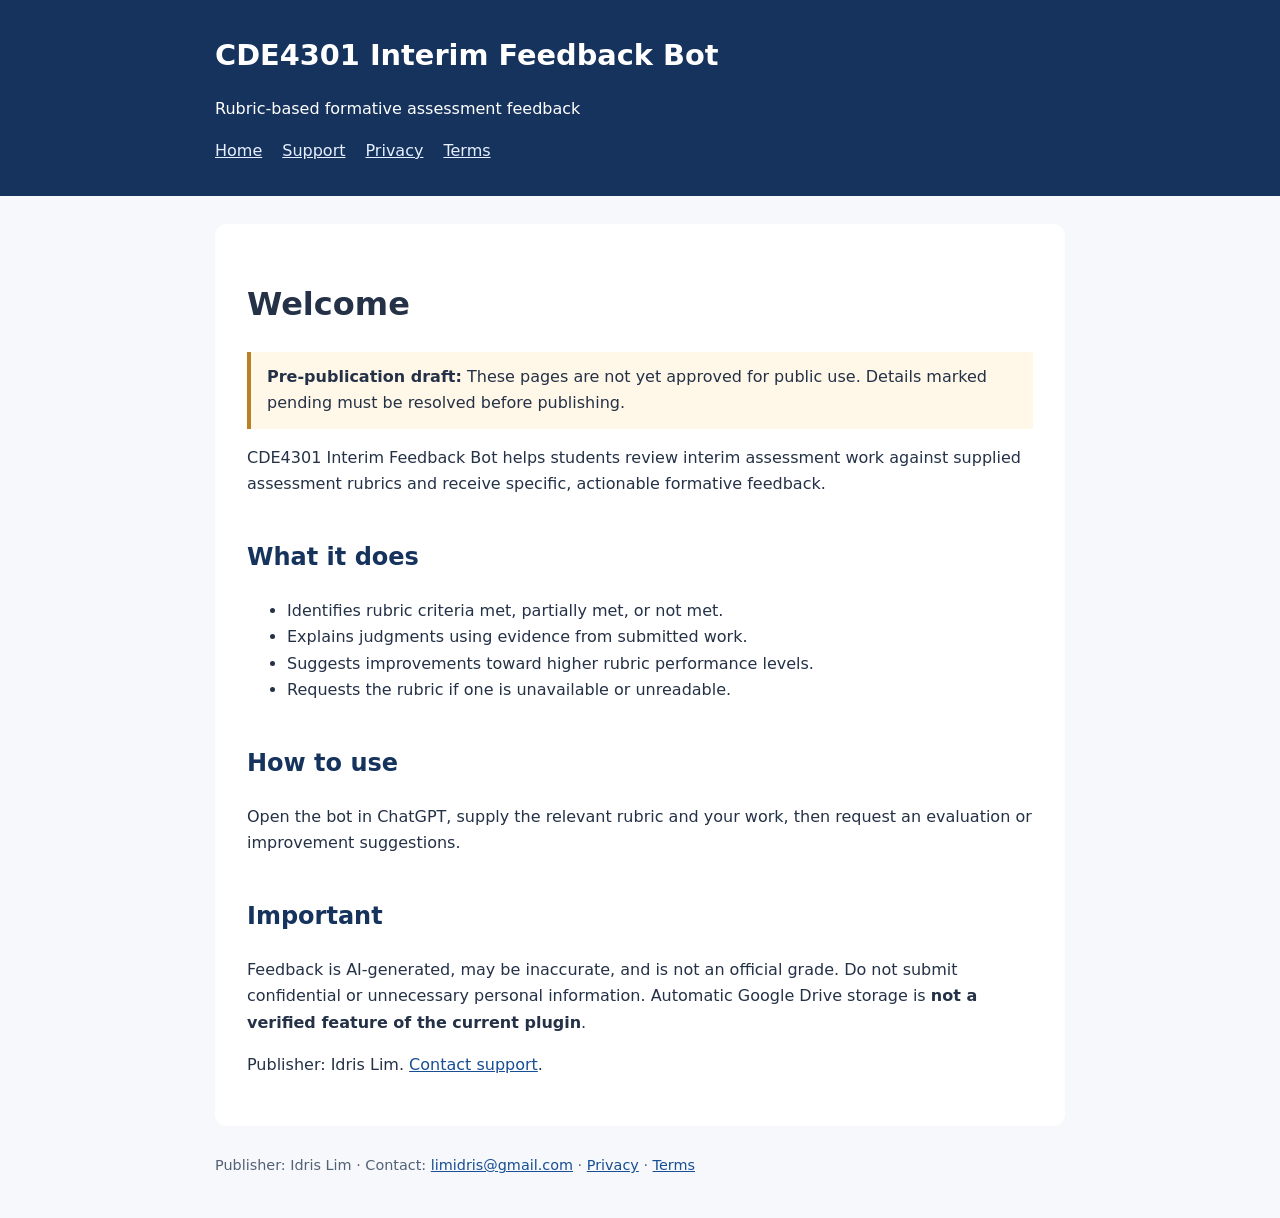
<file: index.html>
<!doctype html><html lang="en"><head><meta charset="utf-8"><meta name="viewport" content="width=device-width,initial-scale=1"><title>Welcome | CDE4301 Interim Feedback Bot</title><link rel="stylesheet" href="style.css"></head><body><header><h1>CDE4301 Interim Feedback Bot</h1><p>Rubric-based formative assessment feedback</p><nav><a href="index.html">Home</a><a href="support.html">Support</a><a href="privacy.html">Privacy</a><a href="terms.html">Terms</a></nav></header><main><h1>Welcome</h1><p class="notice"><strong>Pre-publication draft:</strong> These pages are not yet approved for public use. Details marked pending must be resolved before publishing.</p><p>CDE4301 Interim Feedback Bot helps students review interim assessment work against supplied assessment rubrics and receive specific, actionable formative feedback.</p><h2>What it does</h2><ul><li>Identifies rubric criteria met, partially met, or not met.</li><li>Explains judgments using evidence from submitted work.</li><li>Suggests improvements toward higher rubric performance levels.</li><li>Requests the rubric if one is unavailable or unreadable.</li></ul><h2>How to use</h2><p>Open the bot in ChatGPT, supply the relevant rubric and your work, then request an evaluation or improvement suggestions.</p><h2>Important</h2><p>Feedback is AI-generated, may be inaccurate, and is not an official grade. Do not submit confidential or unnecessary personal information. Automatic Google Drive storage is <strong>not a verified feature of the current plugin</strong>.</p><p>Publisher: Idris Lim. <a href="support.html">Contact support</a>.</p></main><footer>Publisher: Idris Lim · Contact: <a href="mailto:limidris@gmail.com">limidris@gmail.com</a> · <a href="privacy.html">Privacy</a> · <a href="terms.html">Terms</a></footer></body></html>
</file>
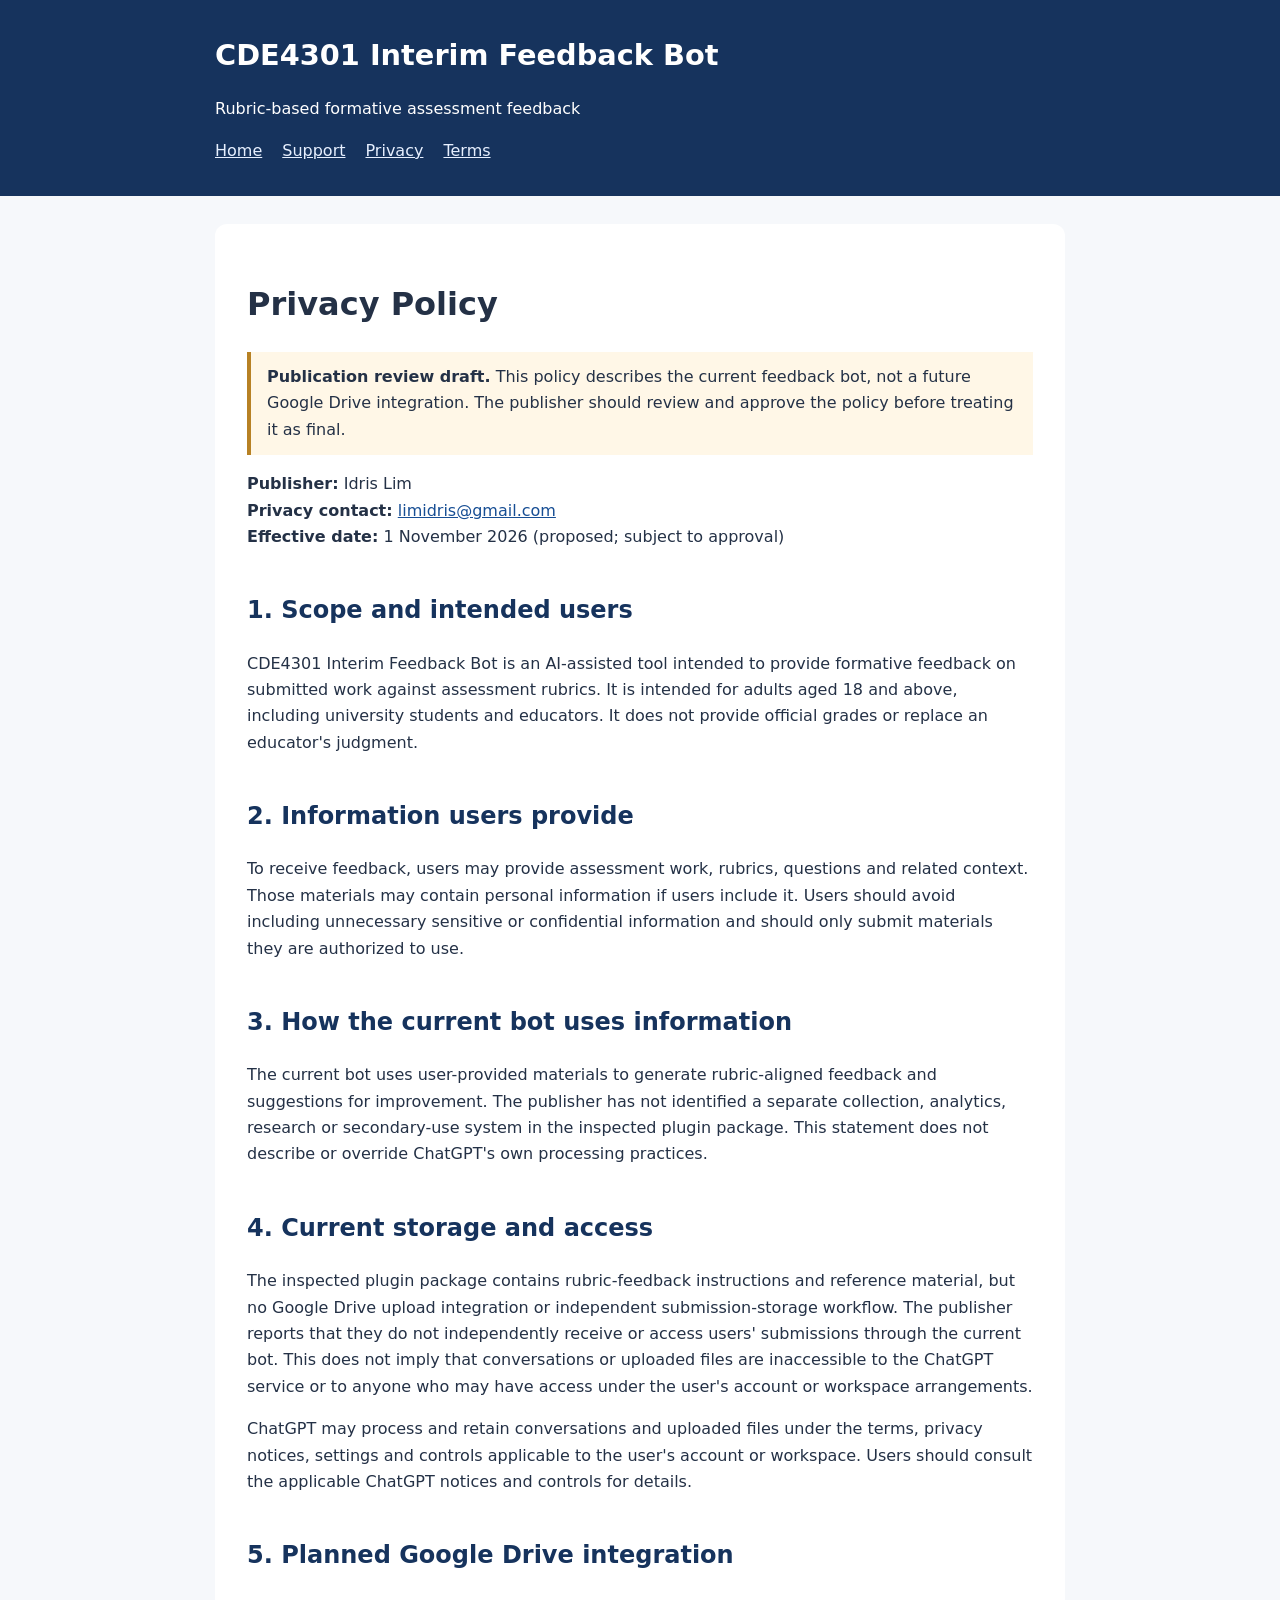
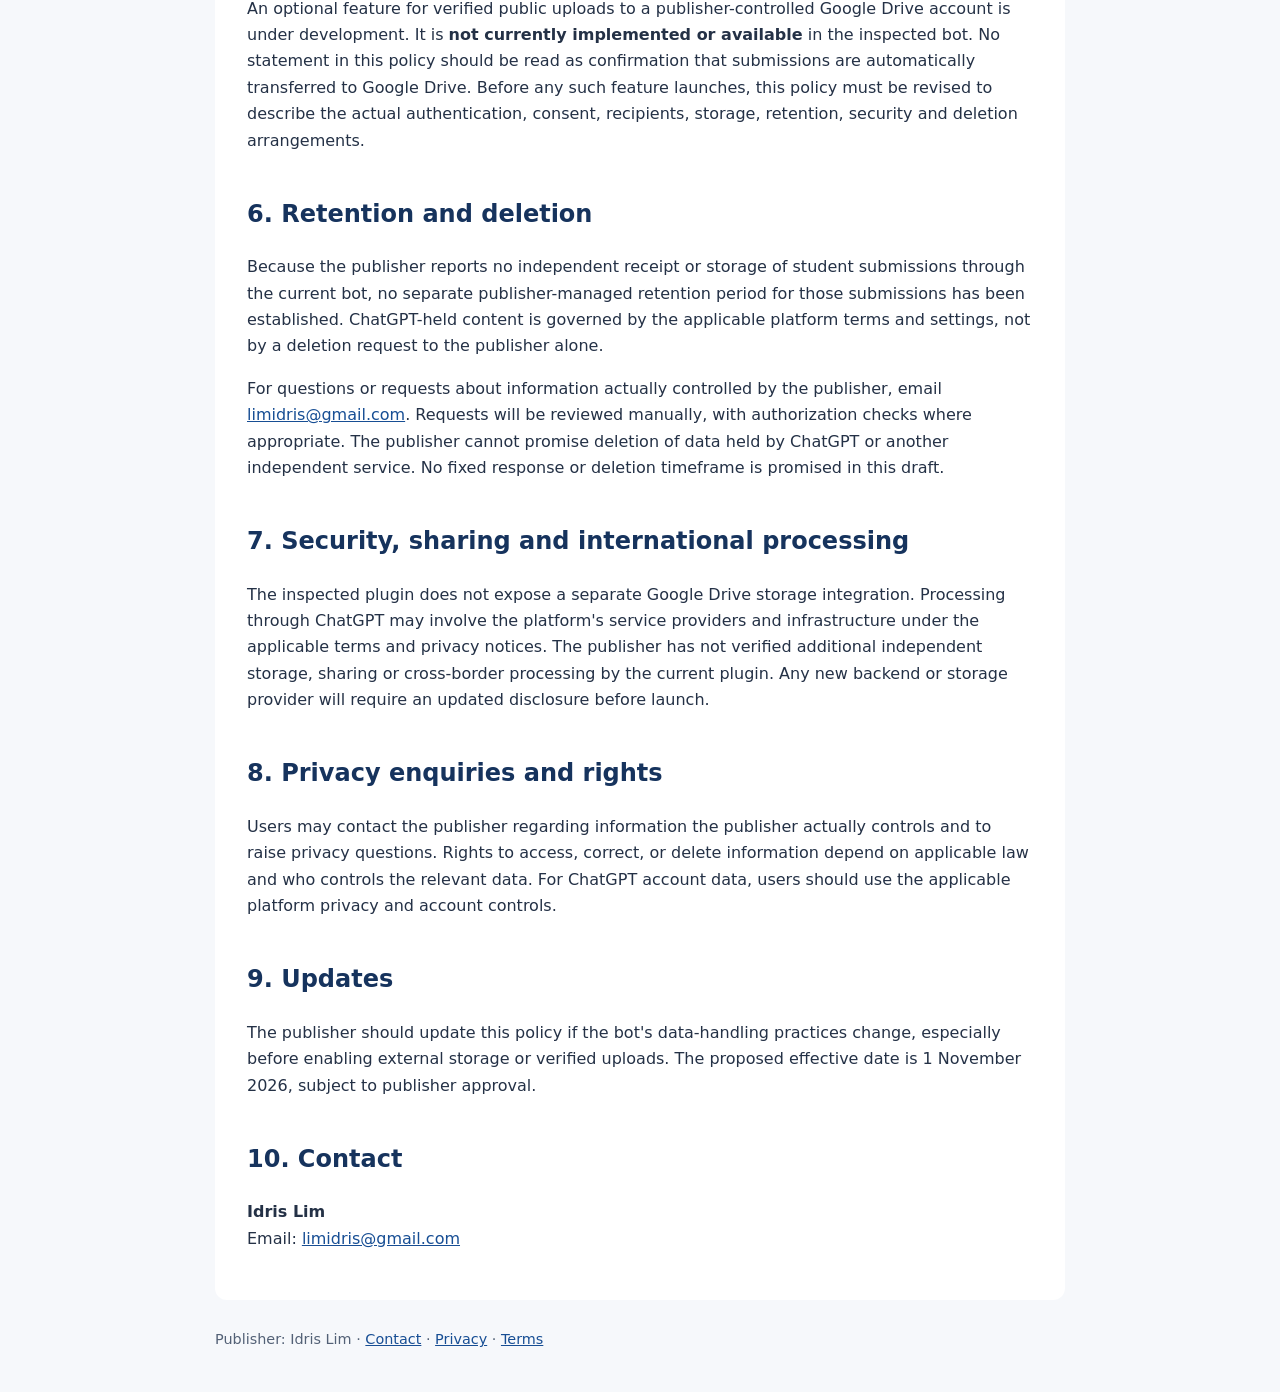
<file: privacy (1).html>
<!doctype html>
<html lang="en">
<head>
<meta charset="utf-8">
<meta name="viewport" content="width=device-width, initial-scale=1">
<title>Privacy Policy | CDE4301 Interim Feedback Bot</title>
<link rel="stylesheet" href="style.css">
</head>
<body>
<header>
<h1>CDE4301 Interim Feedback Bot</h1>
<p>Rubric-based formative assessment feedback</p>
<nav aria-label="Main navigation"><a href="index.html">Home</a> <a href="support.html">Support</a> <a href="privacy.html" aria-current="page">Privacy</a> <a href="terms.html">Terms</a></nav>
</header>
<main>
<h1>Privacy Policy</h1>
<p class="notice"><strong>Publication review draft.</strong> This policy describes the current feedback bot, not a future Google Drive integration. The publisher should review and approve the policy before treating it as final.</p>
<p><strong>Publisher:</strong> Idris Lim<br><strong>Privacy contact:</strong> <a href="mailto:limidris@gmail.com">limidris@gmail.com</a><br><strong>Effective date:</strong> 1 November 2026 (proposed; subject to approval)</p>
<h2>1. Scope and intended users</h2>
<p>CDE4301 Interim Feedback Bot is an AI-assisted tool intended to provide formative feedback on submitted work against assessment rubrics. It is intended for adults aged 18 and above, including university students and educators. It does not provide official grades or replace an educator's judgment.</p>
<h2>2. Information users provide</h2>
<p>To receive feedback, users may provide assessment work, rubrics, questions and related context. Those materials may contain personal information if users include it. Users should avoid including unnecessary sensitive or confidential information and should only submit materials they are authorized to use.</p>
<h2>3. How the current bot uses information</h2>
<p>The current bot uses user-provided materials to generate rubric-aligned feedback and suggestions for improvement. The publisher has not identified a separate collection, analytics, research or secondary-use system in the inspected plugin package. This statement does not describe or override ChatGPT's own processing practices.</p>
<h2>4. Current storage and access</h2>
<p>The inspected plugin package contains rubric-feedback instructions and reference material, but no Google Drive upload integration or independent submission-storage workflow. The publisher reports that they do not independently receive or access users' submissions through the current bot. This does not imply that conversations or uploaded files are inaccessible to the ChatGPT service or to anyone who may have access under the user's account or workspace arrangements.</p>
<p>ChatGPT may process and retain conversations and uploaded files under the terms, privacy notices, settings and controls applicable to the user's account or workspace. Users should consult the applicable ChatGPT notices and controls for details.</p>
<h2>5. Planned Google Drive integration</h2>
<p>An optional feature for verified public uploads to a publisher-controlled Google Drive account is under development. It is <strong>not currently implemented or available</strong> in the inspected bot. No statement in this policy should be read as confirmation that submissions are automatically transferred to Google Drive. Before any such feature launches, this policy must be revised to describe the actual authentication, consent, recipients, storage, retention, security and deletion arrangements.</p>
<h2>6. Retention and deletion</h2>
<p>Because the publisher reports no independent receipt or storage of student submissions through the current bot, no separate publisher-managed retention period for those submissions has been established. ChatGPT-held content is governed by the applicable platform terms and settings, not by a deletion request to the publisher alone.</p>
<p>For questions or requests about information actually controlled by the publisher, email <a href="mailto:limidris@gmail.com">limidris@gmail.com</a>. Requests will be reviewed manually, with authorization checks where appropriate. The publisher cannot promise deletion of data held by ChatGPT or another independent service. No fixed response or deletion timeframe is promised in this draft.</p>
<h2>7. Security, sharing and international processing</h2>
<p>The inspected plugin does not expose a separate Google Drive storage integration. Processing through ChatGPT may involve the platform's service providers and infrastructure under the applicable terms and privacy notices. The publisher has not verified additional independent storage, sharing or cross-border processing by the current plugin. Any new backend or storage provider will require an updated disclosure before launch.</p>
<h2>8. Privacy enquiries and rights</h2>
<p>Users may contact the publisher regarding information the publisher actually controls and to raise privacy questions. Rights to access, correct, or delete information depend on applicable law and who controls the relevant data. For ChatGPT account data, users should use the applicable platform privacy and account controls.</p>
<h2>9. Updates</h2>
<p>The publisher should update this policy if the bot's data-handling practices change, especially before enabling external storage or verified uploads. The proposed effective date is 1 November 2026, subject to publisher approval.</p>
<h2>10. Contact</h2>
<p><strong>Idris Lim</strong><br>Email: <a href="mailto:limidris@gmail.com">limidris@gmail.com</a></p>
</main>
<footer>Publisher: Idris Lim · <a href="mailto:limidris@gmail.com">Contact</a> · <a href="privacy.html">Privacy</a> · <a href="terms.html">Terms</a></footer>
</body>
</html>
</file>
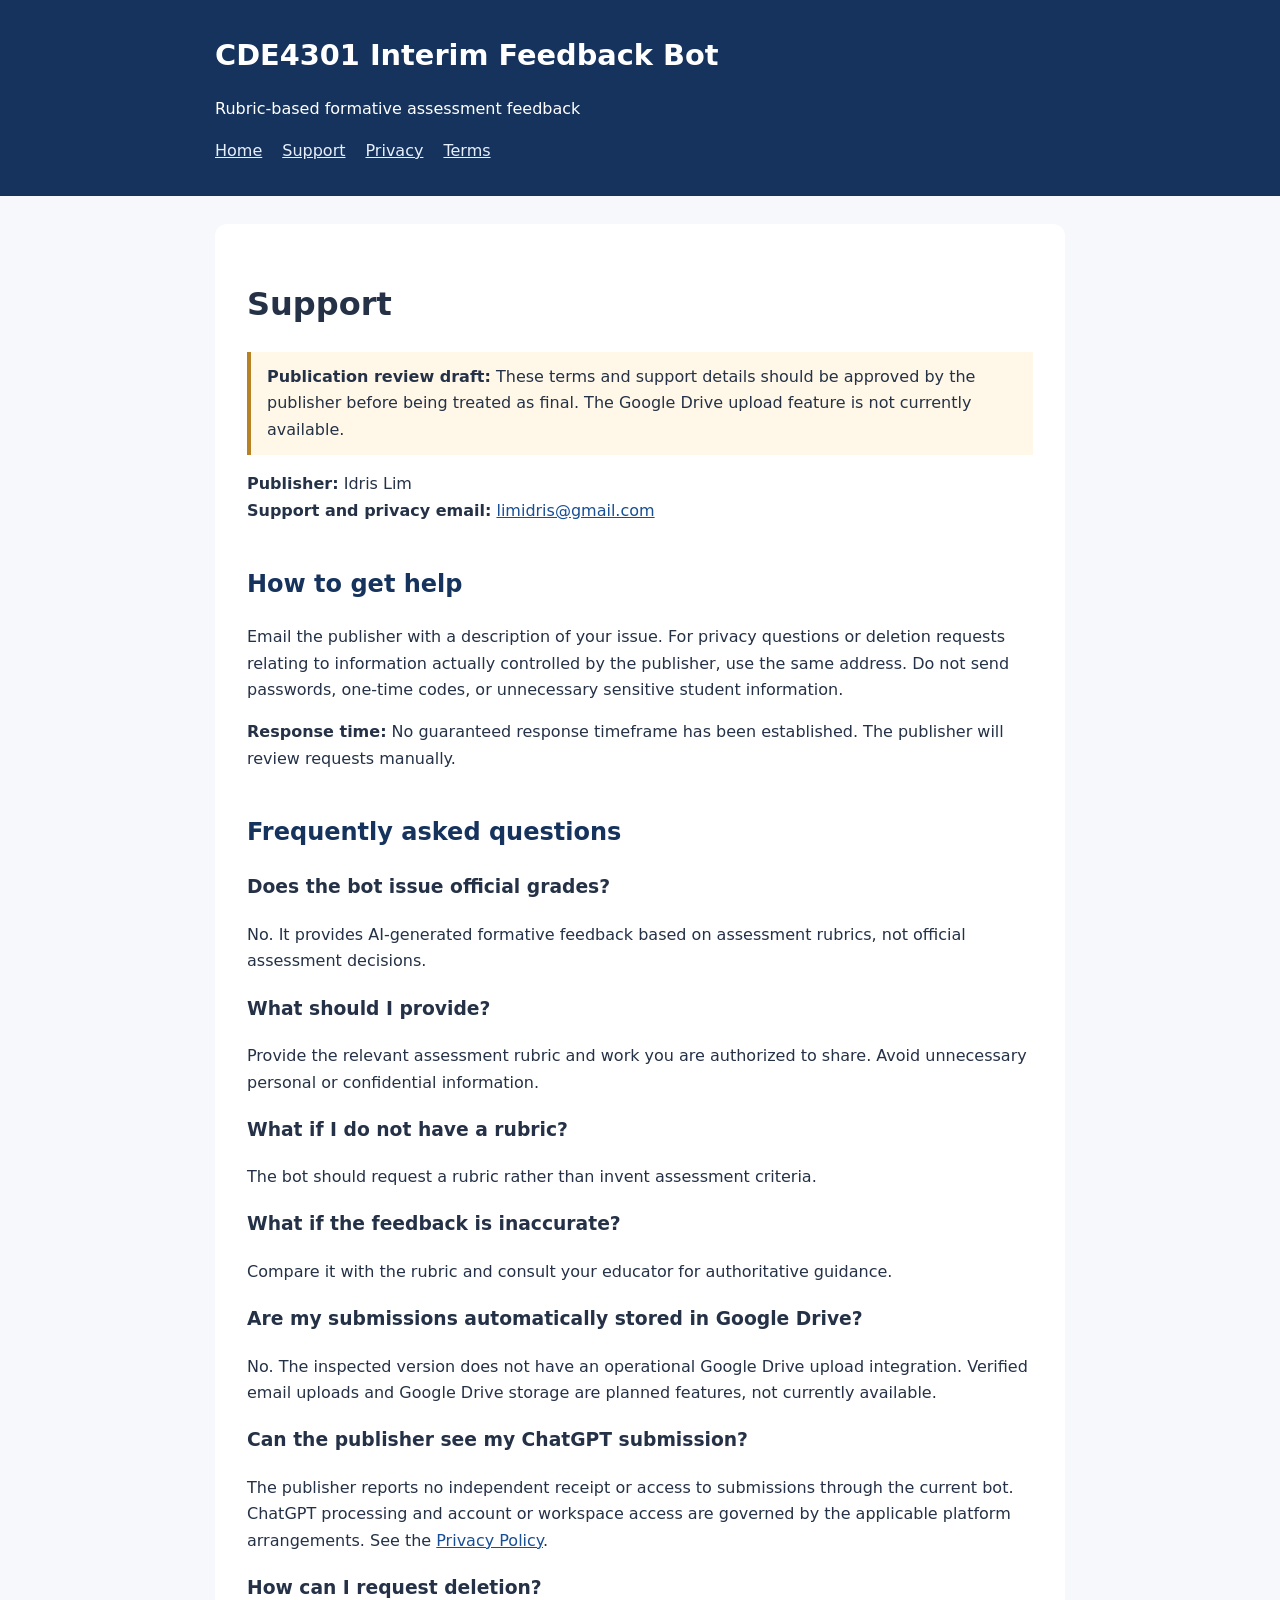
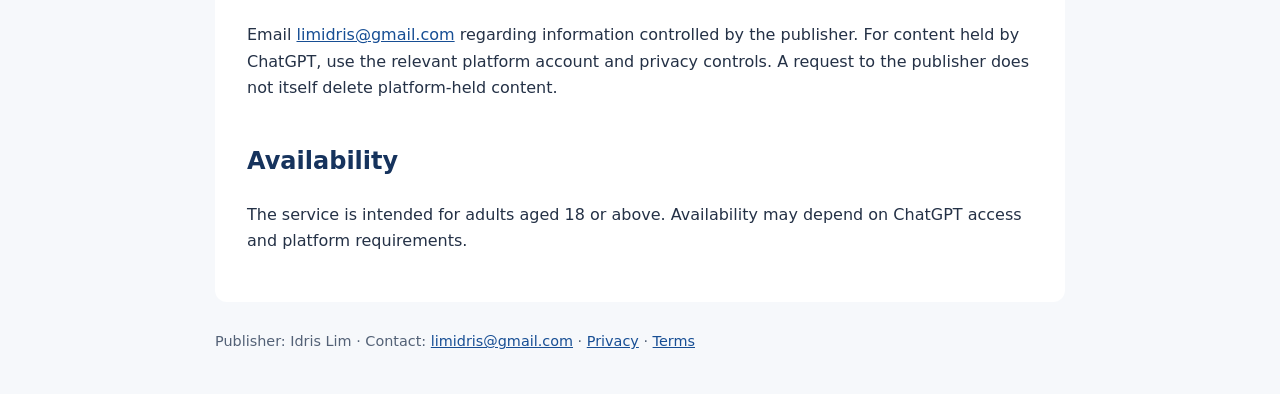
<file: support.html>
<!doctype html>
<html lang="en">
<head>
<meta charset="utf-8">
<meta name="viewport" content="width=device-width, initial-scale=1">
<title>Support | CDE4301 Interim Feedback Bot</title>
<link rel="stylesheet" href="style.css">
</head>
<body>
<header><h1>CDE4301 Interim Feedback Bot</h1><p>Rubric-based formative assessment feedback</p><nav><a href="index.html">Home</a><a href="support.html">Support</a><a href="privacy.html">Privacy</a><a href="terms.html">Terms</a></nav></header>
<main>
<h1>Support</h1>
<p class="notice"><strong>Publication review draft:</strong> These terms and support details should be approved by the publisher before being treated as final. The Google Drive upload feature is not currently available.</p>

<p><strong>Publisher:</strong> Idris Lim<br>
<strong>Support and privacy email:</strong> <a href="mailto:limidris@gmail.com">limidris@gmail.com</a></p>
<h2>How to get help</h2>
<p>Email the publisher with a description of your issue. For privacy questions or deletion requests relating to information actually controlled by the publisher, use the same address. Do not send passwords, one-time codes, or unnecessary sensitive student information.</p>
<p><strong>Response time:</strong> No guaranteed response timeframe has been established. The publisher will review requests manually.</p>
<h2>Frequently asked questions</h2>
<h3>Does the bot issue official grades?</h3>
<p>No. It provides AI-generated formative feedback based on assessment rubrics, not official assessment decisions.</p>
<h3>What should I provide?</h3>
<p>Provide the relevant assessment rubric and work you are authorized to share. Avoid unnecessary personal or confidential information.</p>
<h3>What if I do not have a rubric?</h3>
<p>The bot should request a rubric rather than invent assessment criteria.</p>
<h3>What if the feedback is inaccurate?</h3>
<p>Compare it with the rubric and consult your educator for authoritative guidance.</p>
<h3>Are my submissions automatically stored in Google Drive?</h3>
<p>No. The inspected version does not have an operational Google Drive upload integration. Verified email uploads and Google Drive storage are planned features, not currently available.</p>
<h3>Can the publisher see my ChatGPT submission?</h3>
<p>The publisher reports no independent receipt or access to submissions through the current bot. ChatGPT processing and account or workspace access are governed by the applicable platform arrangements. See the <a href="privacy.html">Privacy Policy</a>.</p>
<h3>How can I request deletion?</h3>
<p>Email <a href="mailto:limidris@gmail.com">limidris@gmail.com</a> regarding information controlled by the publisher. For content held by ChatGPT, use the relevant platform account and privacy controls. A request to the publisher does not itself delete platform-held content.</p>
<h2>Availability</h2>
<p>The service is intended for adults aged 18 or above. Availability may depend on ChatGPT access and platform requirements.</p>

</main>
<footer>Publisher: Idris Lim · Contact: <a href="mailto:limidris@gmail.com">limidris@gmail.com</a> · <a href="privacy.html">Privacy</a> · <a href="terms.html">Terms</a></footer>
</body>
</html>
</file>
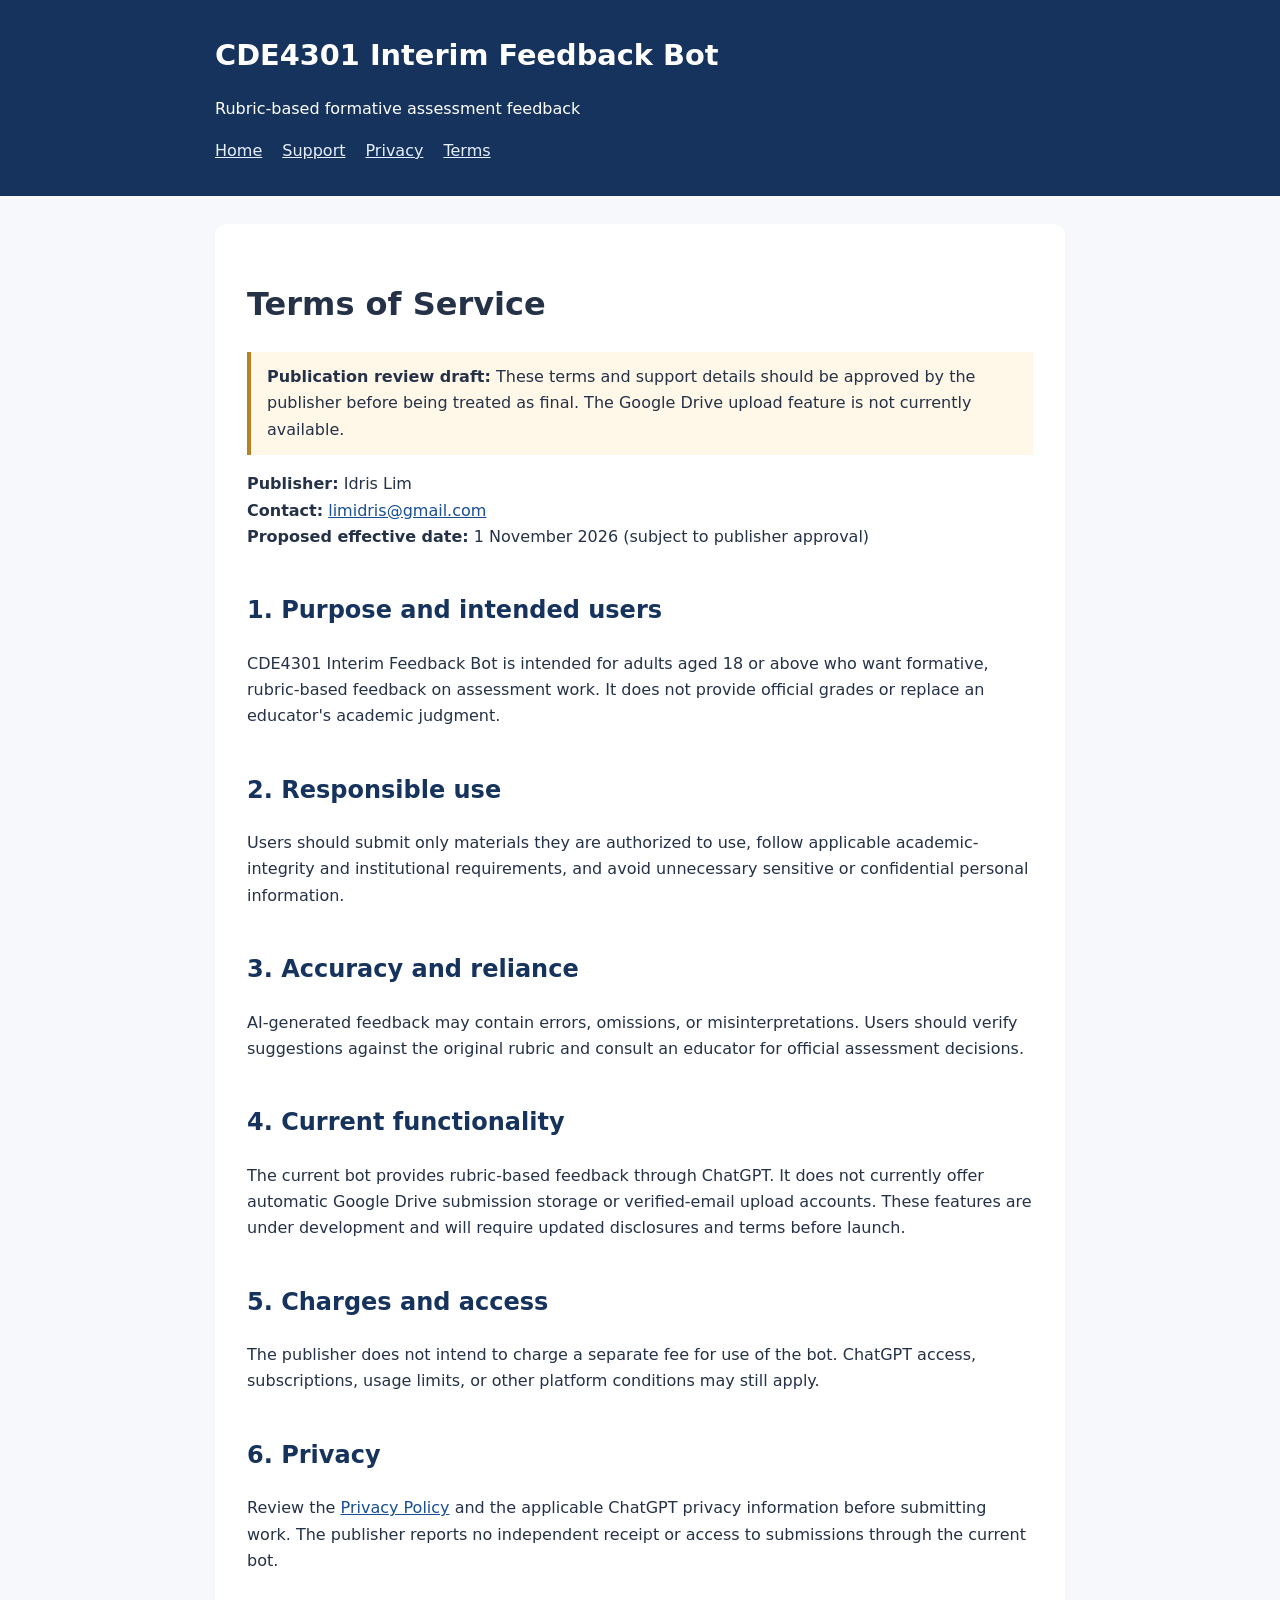
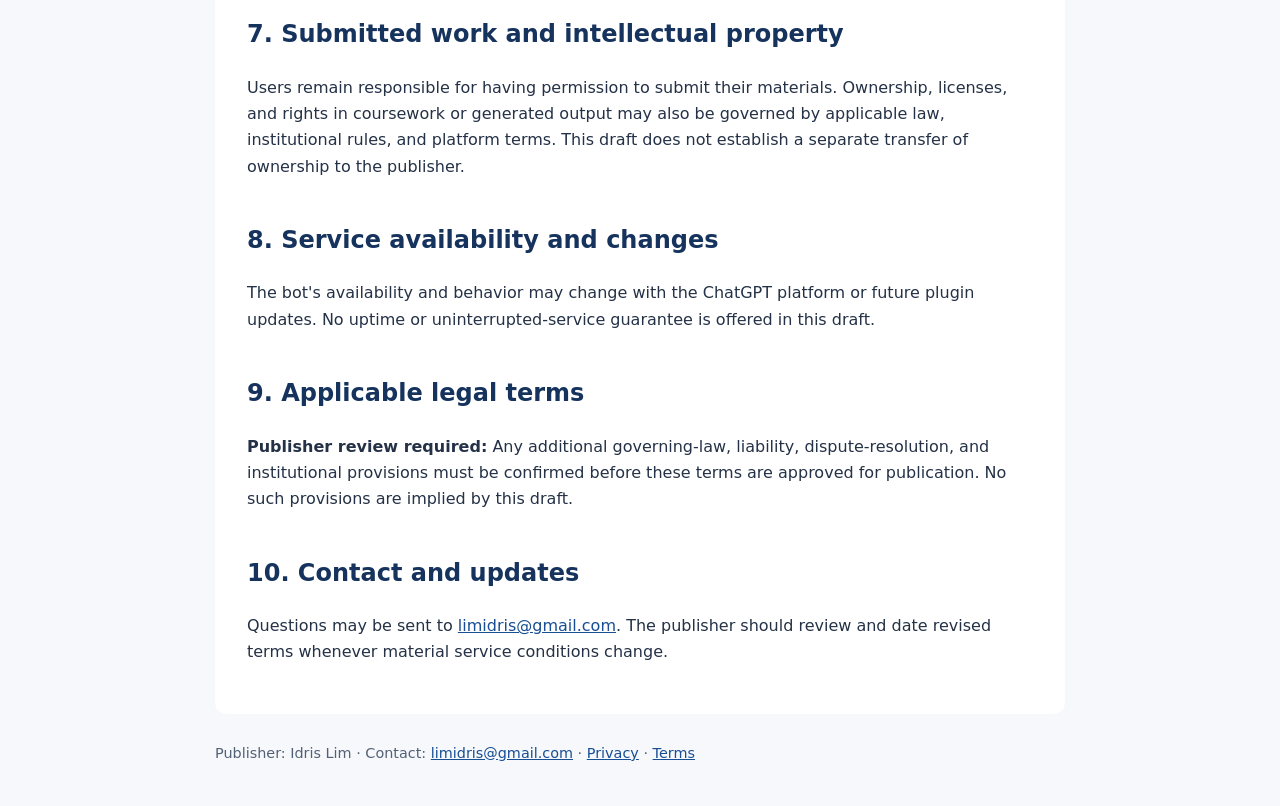
<file: terms.html>
<!doctype html>
<html lang="en">
<head>
<meta charset="utf-8">
<meta name="viewport" content="width=device-width, initial-scale=1">
<title>Terms of Service | CDE4301 Interim Feedback Bot</title>
<link rel="stylesheet" href="style.css">
</head>
<body>
<header><h1>CDE4301 Interim Feedback Bot</h1><p>Rubric-based formative assessment feedback</p><nav><a href="index.html">Home</a><a href="support.html">Support</a><a href="privacy.html">Privacy</a><a href="terms.html">Terms</a></nav></header>
<main>
<h1>Terms of Service</h1>
<p class="notice"><strong>Publication review draft:</strong> These terms and support details should be approved by the publisher before being treated as final. The Google Drive upload feature is not currently available.</p>

<p><strong>Publisher:</strong> Idris Lim<br>
<strong>Contact:</strong> <a href="mailto:limidris@gmail.com">limidris@gmail.com</a><br>
<strong>Proposed effective date:</strong> 1 November 2026 (subject to publisher approval)</p>
<h2>1. Purpose and intended users</h2>
<p>CDE4301 Interim Feedback Bot is intended for adults aged 18 or above who want formative, rubric-based feedback on assessment work. It does not provide official grades or replace an educator's academic judgment.</p>
<h2>2. Responsible use</h2>
<p>Users should submit only materials they are authorized to use, follow applicable academic-integrity and institutional requirements, and avoid unnecessary sensitive or confidential personal information.</p>
<h2>3. Accuracy and reliance</h2>
<p>AI-generated feedback may contain errors, omissions, or misinterpretations. Users should verify suggestions against the original rubric and consult an educator for official assessment decisions.</p>
<h2>4. Current functionality</h2>
<p>The current bot provides rubric-based feedback through ChatGPT. It does not currently offer automatic Google Drive submission storage or verified-email upload accounts. These features are under development and will require updated disclosures and terms before launch.</p>
<h2>5. Charges and access</h2>
<p>The publisher does not intend to charge a separate fee for use of the bot. ChatGPT access, subscriptions, usage limits, or other platform conditions may still apply.</p>
<h2>6. Privacy</h2>
<p>Review the <a href="privacy.html">Privacy Policy</a> and the applicable ChatGPT privacy information before submitting work. The publisher reports no independent receipt or access to submissions through the current bot.</p>
<h2>7. Submitted work and intellectual property</h2>
<p>Users remain responsible for having permission to submit their materials. Ownership, licenses, and rights in coursework or generated output may also be governed by applicable law, institutional rules, and platform terms. This draft does not establish a separate transfer of ownership to the publisher.</p>
<h2>8. Service availability and changes</h2>
<p>The bot's availability and behavior may change with the ChatGPT platform or future plugin updates. No uptime or uninterrupted-service guarantee is offered in this draft.</p>
<h2>9. Applicable legal terms</h2>
<p><strong>Publisher review required:</strong> Any additional governing-law, liability, dispute-resolution, and institutional provisions must be confirmed before these terms are approved for publication. No such provisions are implied by this draft.</p>
<h2>10. Contact and updates</h2>
<p>Questions may be sent to <a href="mailto:limidris@gmail.com">limidris@gmail.com</a>. The publisher should review and date revised terms whenever material service conditions change.</p>

</main>
<footer>Publisher: Idris Lim · Contact: <a href="mailto:limidris@gmail.com">limidris@gmail.com</a> · <a href="privacy.html">Privacy</a> · <a href="terms.html">Terms</a></footer>
</body>
</html>
</file>
<file: style.css>
body{font-family:system-ui,Arial,sans-serif;line-height:1.65;color:#243146;background:#f6f8fb;margin:0}header{background:#16335d;color:white;padding:32px max(20px,calc((100% - 850px)/2))}header h1{margin:0;font-size:1.8rem}nav{display:flex;gap:20px;flex-wrap:wrap;margin-top:12px}nav a{color:#e7f0ff}main{max-width:850px;margin:28px auto;background:white;padding:32px;border-radius:12px;box-sizing:border-box}h2{color:#16335d;margin-top:1.7em}a{color:#174e94}.notice{border-left:4px solid #b78124;background:#fff7e7;padding:12px 16px}footer{max-width:850px;margin:20px auto 40px;padding:0 12px;color:#536176;font-size:.9rem}@media(max-width:700px){main{margin:12px;padding:20px}header{padding:24px 20px}}
</file>
